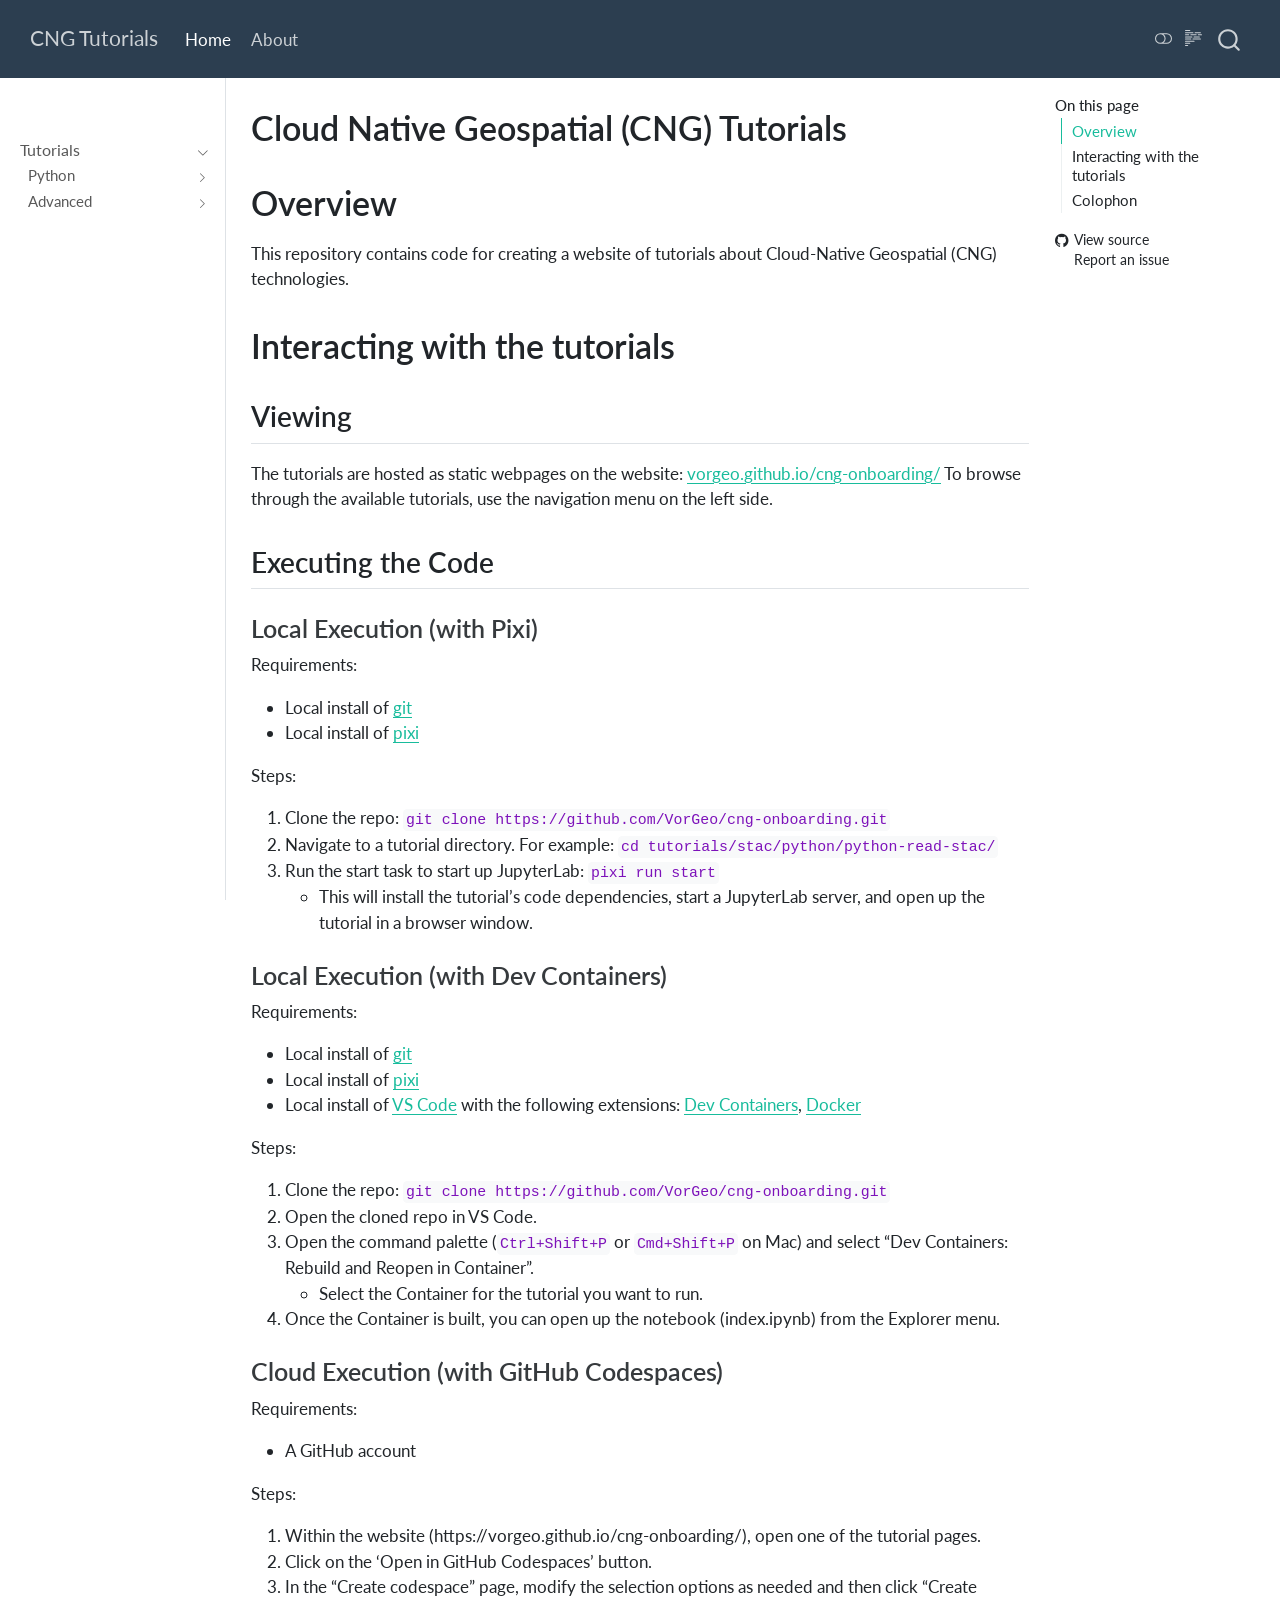
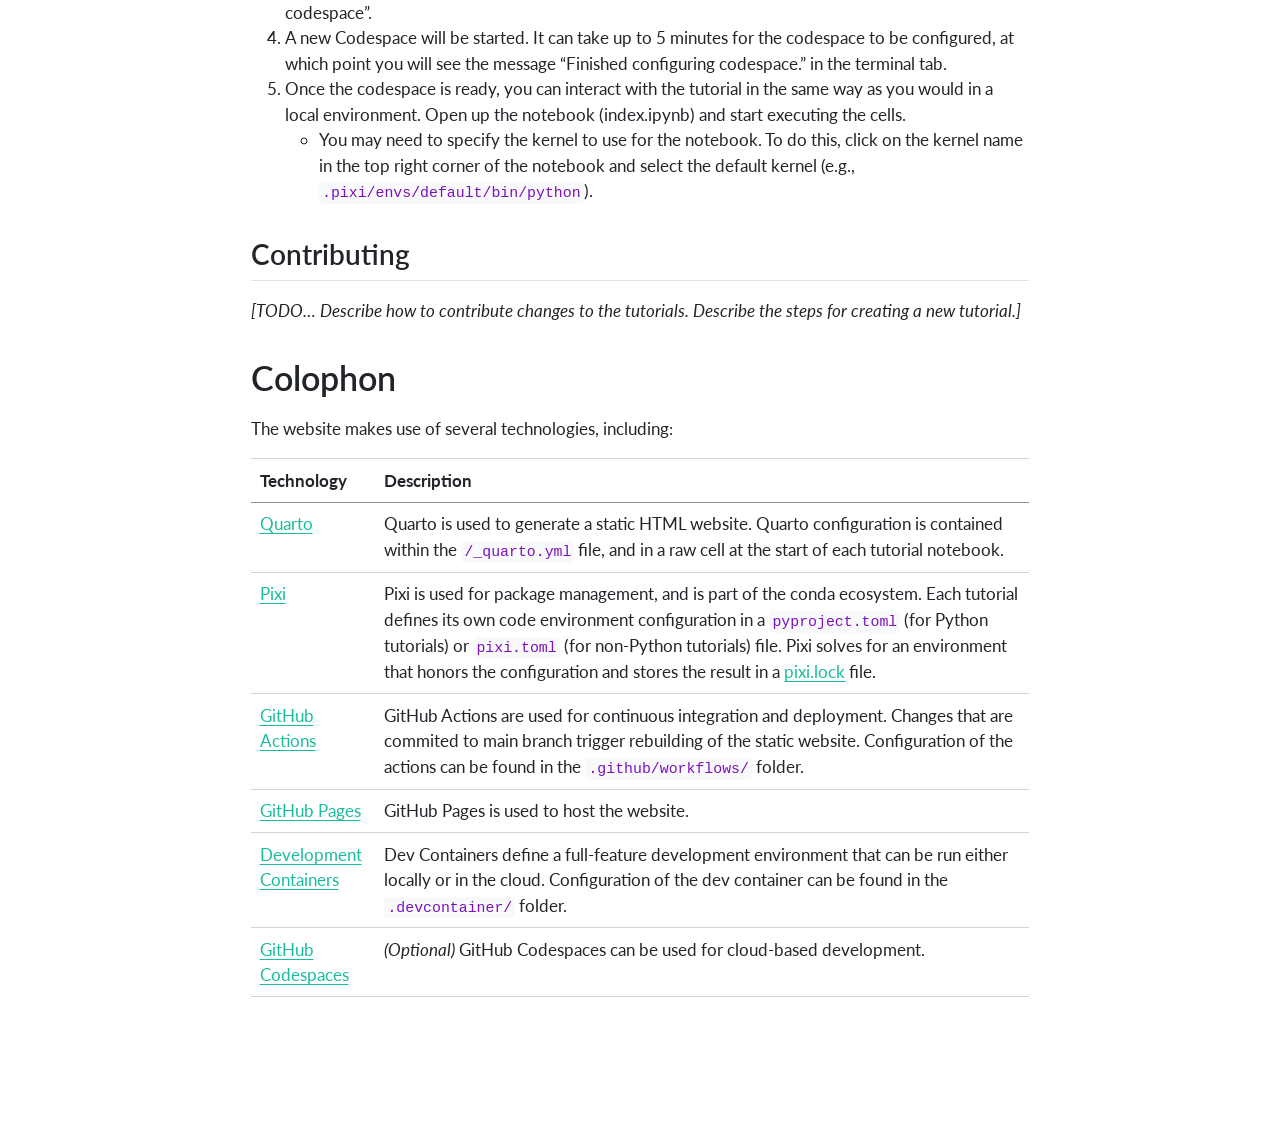
<file: index.html>
<!DOCTYPE html>
<html xmlns="http://www.w3.org/1999/xhtml" lang="en" xml:lang="en"><head>

<meta charset="utf-8">
<meta name="generator" content="quarto-1.6.42">

<meta name="viewport" content="width=device-width, initial-scale=1.0, user-scalable=yes">


<title>Cloud Native Geospatial (CNG) Tutorials – CNG Tutorials</title>
<style>
code{white-space: pre-wrap;}
span.smallcaps{font-variant: small-caps;}
div.columns{display: flex; gap: min(4vw, 1.5em);}
div.column{flex: auto; overflow-x: auto;}
div.hanging-indent{margin-left: 1.5em; text-indent: -1.5em;}
ul.task-list{list-style: none;}
ul.task-list li input[type="checkbox"] {
  width: 0.8em;
  margin: 0 0.8em 0.2em -1em; /* quarto-specific, see https://github.com/quarto-dev/quarto-cli/issues/4556 */ 
  vertical-align: middle;
}
</style>


<script src="site_libs/quarto-nav/quarto-nav.js"></script>
<script src="site_libs/quarto-nav/headroom.min.js"></script>
<script src="site_libs/clipboard/clipboard.min.js"></script>
<script src="site_libs/quarto-search/autocomplete.umd.js"></script>
<script src="site_libs/quarto-search/fuse.min.js"></script>
<script src="site_libs/quarto-search/quarto-search.js"></script>
<meta name="quarto:offset" content="./">
<script src="site_libs/quarto-html/quarto.js"></script>
<script src="site_libs/quarto-html/popper.min.js"></script>
<script src="site_libs/quarto-html/tippy.umd.min.js"></script>
<script src="site_libs/quarto-html/anchor.min.js"></script>
<link href="site_libs/quarto-html/tippy.css" rel="stylesheet">
<link href="site_libs/quarto-html/quarto-syntax-highlighting-2f5df379a58b258e96c21c0638c20c03.css" rel="stylesheet" class="quarto-color-scheme" id="quarto-text-highlighting-styles">
<link href="site_libs/quarto-html/quarto-syntax-highlighting-dark-b53751a350365c71b6c909e95f209ed1.css" rel="prefetch" class="quarto-color-scheme quarto-color-alternate" id="quarto-text-highlighting-styles">
<script src="site_libs/bootstrap/bootstrap.min.js"></script>
<link href="site_libs/bootstrap/bootstrap-icons.css" rel="stylesheet">
<link href="site_libs/bootstrap/bootstrap-f6617b529ac06d890b87abd4dbe46865.min.css" rel="stylesheet" append-hash="true" class="quarto-color-scheme" id="quarto-bootstrap" data-mode="light">
<link href="site_libs/bootstrap/bootstrap-dark-67ce20452c8433991cf1d919a36e1051.min.css" rel="prefetch" append-hash="true" class="quarto-color-scheme quarto-color-alternate" id="quarto-bootstrap" data-mode="dark">
<script id="quarto-search-options" type="application/json">{
  "location": "navbar",
  "copy-button": false,
  "collapse-after": 3,
  "panel-placement": "end",
  "type": "overlay",
  "limit": 50,
  "keyboard-shortcut": [
    "f",
    "/",
    "s"
  ],
  "show-item-context": false,
  "language": {
    "search-no-results-text": "No results",
    "search-matching-documents-text": "matching documents",
    "search-copy-link-title": "Copy link to search",
    "search-hide-matches-text": "Hide additional matches",
    "search-more-match-text": "more match in this document",
    "search-more-matches-text": "more matches in this document",
    "search-clear-button-title": "Clear",
    "search-text-placeholder": "",
    "search-detached-cancel-button-title": "Cancel",
    "search-submit-button-title": "Submit",
    "search-label": "Search"
  }
}</script>


<link rel="stylesheet" href="styles.css">
</head>

<body class="nav-sidebar docked nav-fixed">

<div id="quarto-search-results"></div>
  <header id="quarto-header" class="headroom fixed-top">
    <nav class="navbar navbar-expand-lg " data-bs-theme="dark">
      <div class="navbar-container container-fluid">
      <div class="navbar-brand-container mx-auto">
    <a class="navbar-brand" href="./index.html">
    <span class="navbar-title">CNG Tutorials</span>
    </a>
  </div>
            <div id="quarto-search" class="" title="Search"></div>
          <button class="navbar-toggler" type="button" data-bs-toggle="collapse" data-bs-target="#navbarCollapse" aria-controls="navbarCollapse" role="menu" aria-expanded="false" aria-label="Toggle navigation" onclick="if (window.quartoToggleHeadroom) { window.quartoToggleHeadroom(); }">
  <span class="navbar-toggler-icon"></span>
</button>
          <div class="collapse navbar-collapse" id="navbarCollapse">
            <ul class="navbar-nav navbar-nav-scroll me-auto">
  <li class="nav-item">
    <a class="nav-link active" href="./index.html" aria-current="page"> 
<span class="menu-text">Home</span></a>
  </li>  
  <li class="nav-item">
    <a class="nav-link" href="./about.html"> 
<span class="menu-text">About</span></a>
  </li>  
</ul>
          </div> <!-- /navcollapse -->
            <div class="quarto-navbar-tools">
  <a href="" class="quarto-color-scheme-toggle quarto-navigation-tool  px-1" onclick="window.quartoToggleColorScheme(); return false;" title="Toggle dark mode"><i class="bi"></i></a>
  <a href="" class="quarto-reader-toggle quarto-navigation-tool px-1" onclick="window.quartoToggleReader(); return false;" title="Toggle reader mode">
  <div class="quarto-reader-toggle-btn">
  <i class="bi"></i>
  </div>
</a>
</div>
      </div> <!-- /container-fluid -->
    </nav>
  <nav class="quarto-secondary-nav">
    <div class="container-fluid d-flex">
      <button type="button" class="quarto-btn-toggle btn" data-bs-toggle="collapse" role="button" data-bs-target=".quarto-sidebar-collapse-item" aria-controls="quarto-sidebar" aria-expanded="false" aria-label="Toggle sidebar navigation" onclick="if (window.quartoToggleHeadroom) { window.quartoToggleHeadroom(); }">
        <i class="bi bi-layout-text-sidebar-reverse"></i>
      </button>
        <nav class="quarto-page-breadcrumbs" aria-label="breadcrumb"><ol class="breadcrumb"><li class="breadcrumb-item">Cloud Native Geospatial (CNG) Tutorials</li></ol></nav>
        <a class="flex-grow-1" role="navigation" data-bs-toggle="collapse" data-bs-target=".quarto-sidebar-collapse-item" aria-controls="quarto-sidebar" aria-expanded="false" aria-label="Toggle sidebar navigation" onclick="if (window.quartoToggleHeadroom) { window.quartoToggleHeadroom(); }">      
        </a>
      <button type="button" class="btn quarto-search-button" aria-label="Search" onclick="window.quartoOpenSearch();">
        <i class="bi bi-search"></i>
      </button>
    </div>
  </nav>
</header>
<!-- content -->
<div id="quarto-content" class="quarto-container page-columns page-rows-contents page-layout-article page-navbar">
<!-- sidebar -->
  <nav id="quarto-sidebar" class="sidebar collapse collapse-horizontal quarto-sidebar-collapse-item sidebar-navigation docked overflow-auto">
        <div class="mt-2 flex-shrink-0 align-items-center">
        <div class="sidebar-search">
        <div id="quarto-search" class="" title="Search"></div>
        </div>
        </div>
    <div class="sidebar-menu-container"> 
    <ul class="list-unstyled mt-1">
        <li class="sidebar-item sidebar-item-section">
      <div class="sidebar-item-container"> 
            <a class="sidebar-item-text sidebar-link text-start" data-bs-toggle="collapse" data-bs-target="#" role="navigation" aria-expanded="true">
 <span class="menu-text">Tutorials</span></a>
          <a class="sidebar-item-toggle text-start" data-bs-toggle="collapse" data-bs-target="#" role="navigation" aria-expanded="true" aria-label="Toggle section">
            <i class="bi bi-chevron-right ms-2"></i>
          </a> 
      </div>
      <ul id="" class="collapse list-unstyled sidebar-section depth1 show">  
          <li class="sidebar-item sidebar-item-section">
      <div class="sidebar-item-container"> 
            <a class="sidebar-item-text sidebar-link text-start collapsed" data-bs-toggle="collapse" data-bs-target="#quarto-sidebar-section-1" role="navigation" aria-expanded="false">
 <span class="menu-text">Python</span></a>
          <a class="sidebar-item-toggle text-start collapsed" data-bs-toggle="collapse" data-bs-target="#quarto-sidebar-section-1" role="navigation" aria-expanded="false" aria-label="Toggle section">
            <i class="bi bi-chevron-right ms-2"></i>
          </a> 
      </div>
      <ul id="quarto-sidebar-section-1" class="collapse list-unstyled sidebar-section depth2 ">  
          <li class="sidebar-item">
  <div class="sidebar-item-container"> 
  <a href="./tutorials/stac/python/python-read-stac/" class="sidebar-item-text sidebar-link">
 <span class="menu-text">Read STAC</span></a>
  </div>
</li>
      </ul>
  </li>
          <li class="sidebar-item sidebar-item-section">
      <div class="sidebar-item-container"> 
            <a class="sidebar-item-text sidebar-link text-start collapsed" data-bs-toggle="collapse" data-bs-target="#quarto-sidebar-section-2" role="navigation" aria-expanded="false">
 <span class="menu-text">Advanced</span></a>
          <a class="sidebar-item-toggle text-start collapsed" data-bs-toggle="collapse" data-bs-target="#quarto-sidebar-section-2" role="navigation" aria-expanded="false" aria-label="Toggle section">
            <i class="bi bi-chevron-right ms-2"></i>
          </a> 
      </div>
      <ul id="quarto-sidebar-section-2" class="collapse list-unstyled sidebar-section depth2 ">  
          <li class="sidebar-item">
  <div class="sidebar-item-container"> 
  <a href="./tutorials/stac/e84_aws" class="sidebar-item-text sidebar-link">
 <span class="menu-text">STAC AWS</span></a>
  </div>
</li>
          <li class="sidebar-item">
  <div class="sidebar-item-container"> 
  <a href="./tutorials/stac/mspc_stac" class="sidebar-item-text sidebar-link">
 <span class="menu-text">STAC MSPC</span></a>
  </div>
</li>
      </ul>
  </li>
      </ul>
  </li>
    </ul>
    </div>
</nav>
<div id="quarto-sidebar-glass" class="quarto-sidebar-collapse-item" data-bs-toggle="collapse" data-bs-target=".quarto-sidebar-collapse-item"></div>
<!-- margin-sidebar -->
    <div id="quarto-margin-sidebar" class="sidebar margin-sidebar">
        <nav id="TOC" role="doc-toc" class="toc-active">
    <h2 id="toc-title">On this page</h2>
   
  <ul>
  <li><a href="#overview" id="toc-overview" class="nav-link active" data-scroll-target="#overview">Overview</a></li>
  <li><a href="#interacting-with-the-tutorials" id="toc-interacting-with-the-tutorials" class="nav-link" data-scroll-target="#interacting-with-the-tutorials">Interacting with the tutorials</a>
  <ul class="collapse">
  <li><a href="#viewing" id="toc-viewing" class="nav-link" data-scroll-target="#viewing">Viewing</a></li>
  <li><a href="#executing-the-code" id="toc-executing-the-code" class="nav-link" data-scroll-target="#executing-the-code">Executing the Code</a>
  <ul class="collapse">
  <li><a href="#local-execution-with-pixi" id="toc-local-execution-with-pixi" class="nav-link" data-scroll-target="#local-execution-with-pixi">Local Execution (with Pixi)</a></li>
  <li><a href="#local-execution-with-dev-containers" id="toc-local-execution-with-dev-containers" class="nav-link" data-scroll-target="#local-execution-with-dev-containers">Local Execution (with Dev Containers)</a></li>
  <li><a href="#cloud-execution-with-github-codespaces" id="toc-cloud-execution-with-github-codespaces" class="nav-link" data-scroll-target="#cloud-execution-with-github-codespaces">Cloud Execution (with GitHub Codespaces)</a></li>
  </ul></li>
  <li><a href="#contributing" id="toc-contributing" class="nav-link" data-scroll-target="#contributing">Contributing</a></li>
  </ul></li>
  <li><a href="#colophon" id="toc-colophon" class="nav-link" data-scroll-target="#colophon">Colophon</a></li>
  </ul>
<div class="toc-actions"><ul><li><a href="https://github.com/VorGeo/cng-onboarding/blob/main/index.qmd" class="toc-action"><i class="bi bi-github"></i>View source</a></li><li><a href="https://github.com/VorGeo/cng-onboarding/issues/new" class="toc-action"><i class="bi empty"></i>Report an issue</a></li></ul></div></nav>
    </div>
<!-- main -->
<main class="content" id="quarto-document-content">

<header id="title-block-header" class="quarto-title-block default">
<div class="quarto-title">
<h1 class="title">Cloud Native Geospatial (CNG) Tutorials</h1>
</div>



<div class="quarto-title-meta">

    
  
    
  </div>
  


</header>


<section id="overview" class="level1">
<h1>Overview</h1>
<p>This repository contains code for creating a website of tutorials about Cloud-Native Geospatial (CNG) technologies.</p>
</section>
<section id="interacting-with-the-tutorials" class="level1">
<h1>Interacting with the tutorials</h1>
<section id="viewing" class="level2">
<h2 class="anchored" data-anchor-id="viewing">Viewing</h2>
<p>The tutorials are hosted as static webpages on the website: <a href="https://vorgeo.github.io/cng-onboarding/">vorgeo.github.io/cng-onboarding/</a> To browse through the available tutorials, use the navigation menu on the left side.</p>
</section>
<section id="executing-the-code" class="level2">
<h2 class="anchored" data-anchor-id="executing-the-code">Executing the Code</h2>
<section id="local-execution-with-pixi" class="level3">
<h3 class="anchored" data-anchor-id="local-execution-with-pixi">Local Execution (with Pixi)</h3>
<p>Requirements:</p>
<ul>
<li>Local install of <a href="https://git-scm.com/">git</a></li>
<li>Local install of <a href="https://pixi.sh/">pixi</a></li>
</ul>
<p>Steps:</p>
<ol type="1">
<li>Clone the repo: <code>git clone https://github.com/VorGeo/cng-onboarding.git</code></li>
<li>Navigate to a tutorial directory. For example: <code>cd tutorials/stac/python/python-read-stac/</code></li>
<li>Run the start task to start up JupyterLab: <code>pixi run start</code>
<ul>
<li>This will install the tutorial’s code dependencies, start a JupyterLab server, and open up the tutorial in a browser window.</li>
</ul></li>
</ol>
</section>
<section id="local-execution-with-dev-containers" class="level3">
<h3 class="anchored" data-anchor-id="local-execution-with-dev-containers">Local Execution (with Dev Containers)</h3>
<p>Requirements:</p>
<ul>
<li>Local install of <a href="https://git-scm.com/">git</a></li>
<li>Local install of <a href="https://pixi.sh/">pixi</a></li>
<li>Local install of <a href="https://code.visualstudio.com/">VS Code</a> with the following extensions: <a href="https://marketplace.visualstudio.com/items?itemName=ms-vscode-remote.remote-containers">Dev Containers</a>, <a href="https://marketplace.visualstudio.com/items?itemName=ms-azuretools.vscode-docker">Docker</a></li>
</ul>
<p>Steps:</p>
<ol type="1">
<li>Clone the repo: <code>git clone https://github.com/VorGeo/cng-onboarding.git</code></li>
<li>Open the cloned repo in VS Code.</li>
<li>Open the command palette (<code>Ctrl+Shift+P</code> or <code>Cmd+Shift+P</code> on Mac) and select “Dev Containers: Rebuild and Reopen in Container”.
<ul>
<li>Select the Container for the tutorial you want to run.</li>
</ul></li>
<li>Once the Container is built, you can open up the notebook (index.ipynb) from the Explorer menu.</li>
</ol>
</section>
<section id="cloud-execution-with-github-codespaces" class="level3">
<h3 class="anchored" data-anchor-id="cloud-execution-with-github-codespaces">Cloud Execution (with GitHub Codespaces)</h3>
<p>Requirements:</p>
<ul>
<li>A GitHub account</li>
</ul>
<p>Steps:</p>
<ol type="1">
<li>Within the website (https://vorgeo.github.io/cng-onboarding/), open one of the tutorial pages.</li>
<li>Click on the ‘Open in GitHub Codespaces’ button.</li>
<li>In the “Create codespace” page, modify the selection options as needed and then click “Create codespace”.</li>
<li>A new Codespace will be started. It can take up to 5 minutes for the codespace to be configured, at which point you will see the message “Finished configuring codespace.” in the terminal tab.</li>
<li>Once the codespace is ready, you can interact with the tutorial in the same way as you would in a local environment. Open up the notebook (index.ipynb) and start executing the cells.
<ul>
<li>You may need to specify the kernel to use for the notebook. To do this, click on the kernel name in the top right corner of the notebook and select the default kernel (e.g., <code>.pixi/envs/default/bin/python</code>).</li>
</ul></li>
</ol>
</section>
</section>
<section id="contributing" class="level2">
<h2 class="anchored" data-anchor-id="contributing">Contributing</h2>
<p><em>[TODO… Describe how to contribute changes to the tutorials. Describe the steps for creating a new tutorial.]</em></p>
</section>
</section>
<section id="colophon" class="level1">
<h1>Colophon</h1>
<p>The website makes use of several technologies, including:</p>
<table class="caption-top table">
<thead>
<tr class="header">
<th>Technology</th>
<th>Description</th>
</tr>
</thead>
<tbody>
<tr class="odd">
<td><a href="https://quarto.org/">Quarto</a></td>
<td>Quarto is used to generate a static HTML website. Quarto configuration is contained within the <code>/_quarto.yml</code> file, and in a raw cell at the start of each tutorial notebook.</td>
</tr>
<tr class="even">
<td><a href="https://pixi.sh/">Pixi</a></td>
<td>Pixi is used for package management, and is part of the conda ecosystem. Each tutorial defines its own code environment configuration in a <code>pyproject.toml</code> (for Python tutorials) or <code>pixi.toml</code> (for non-Python tutorials) file. Pixi solves for an environment that honors the configuration and stores the result in a <a href="https://pixi.sh/latest/features/lockfile/">pixi.lock</a> file.</td>
</tr>
<tr class="odd">
<td><a href="https://github.com/features/actions">GitHub Actions</a></td>
<td>GitHub Actions are used for continuous integration and deployment. Changes that are commited to main branch trigger rebuilding of the static website. Configuration of the actions can be found in the <code>.github/workflows/</code> folder.</td>
</tr>
<tr class="even">
<td><a href="https://pages.github.com/">GitHub Pages</a></td>
<td>GitHub Pages is used to host the website.</td>
</tr>
<tr class="odd">
<td><a href="https://containers.dev/">Development Containers</a></td>
<td>Dev Containers define a full-feature development environment that can be run either locally or in the cloud. Configuration of the dev container can be found in the <code>.devcontainer/</code> folder.</td>
</tr>
<tr class="even">
<td><a href="https://github.com/features/codespaces">GitHub Codespaces</a></td>
<td><em>(Optional)</em> GitHub Codespaces can be used for cloud-based development.</td>
</tr>
</tbody>
</table>


</section>

</main> <!-- /main -->
<script id="quarto-html-after-body" type="application/javascript">
window.document.addEventListener("DOMContentLoaded", function (event) {
  const toggleBodyColorMode = (bsSheetEl) => {
    const mode = bsSheetEl.getAttribute("data-mode");
    const bodyEl = window.document.querySelector("body");
    if (mode === "dark") {
      bodyEl.classList.add("quarto-dark");
      bodyEl.classList.remove("quarto-light");
    } else {
      bodyEl.classList.add("quarto-light");
      bodyEl.classList.remove("quarto-dark");
    }
  }
  const toggleBodyColorPrimary = () => {
    const bsSheetEl = window.document.querySelector("link#quarto-bootstrap");
    if (bsSheetEl) {
      toggleBodyColorMode(bsSheetEl);
    }
  }
  toggleBodyColorPrimary();  
  const disableStylesheet = (stylesheets) => {
    for (let i=0; i < stylesheets.length; i++) {
      const stylesheet = stylesheets[i];
      stylesheet.rel = 'prefetch';
    }
  }
  const enableStylesheet = (stylesheets) => {
    for (let i=0; i < stylesheets.length; i++) {
      const stylesheet = stylesheets[i];
      stylesheet.rel = 'stylesheet';
    }
  }
  const manageTransitions = (selector, allowTransitions) => {
    const els = window.document.querySelectorAll(selector);
    for (let i=0; i < els.length; i++) {
      const el = els[i];
      if (allowTransitions) {
        el.classList.remove('notransition');
      } else {
        el.classList.add('notransition');
      }
    }
  }
  const toggleGiscusIfUsed = (isAlternate, darkModeDefault) => {
    const baseTheme = document.querySelector('#giscus-base-theme')?.value ?? 'light';
    const alternateTheme = document.querySelector('#giscus-alt-theme')?.value ?? 'dark';
    let newTheme = '';
    if(darkModeDefault) {
      newTheme = isAlternate ? baseTheme : alternateTheme;
    } else {
      newTheme = isAlternate ? alternateTheme : baseTheme;
    }
    const changeGiscusTheme = () => {
      // From: https://github.com/giscus/giscus/issues/336
      const sendMessage = (message) => {
        const iframe = document.querySelector('iframe.giscus-frame');
        if (!iframe) return;
        iframe.contentWindow.postMessage({ giscus: message }, 'https://giscus.app');
      }
      sendMessage({
        setConfig: {
          theme: newTheme
        }
      });
    }
    const isGiscussLoaded = window.document.querySelector('iframe.giscus-frame') !== null;
    if (isGiscussLoaded) {
      changeGiscusTheme();
    }
  }
  const toggleColorMode = (alternate) => {
    // Switch the stylesheets
    const alternateStylesheets = window.document.querySelectorAll('link.quarto-color-scheme.quarto-color-alternate');
    manageTransitions('#quarto-margin-sidebar .nav-link', false);
    if (alternate) {
      enableStylesheet(alternateStylesheets);
      for (const sheetNode of alternateStylesheets) {
        if (sheetNode.id === "quarto-bootstrap") {
          toggleBodyColorMode(sheetNode);
        }
      }
    } else {
      disableStylesheet(alternateStylesheets);
      toggleBodyColorPrimary();
    }
    manageTransitions('#quarto-margin-sidebar .nav-link', true);
    // Switch the toggles
    const toggles = window.document.querySelectorAll('.quarto-color-scheme-toggle');
    for (let i=0; i < toggles.length; i++) {
      const toggle = toggles[i];
      if (toggle) {
        if (alternate) {
          toggle.classList.add("alternate");     
        } else {
          toggle.classList.remove("alternate");
        }
      }
    }
    // Hack to workaround the fact that safari doesn't
    // properly recolor the scrollbar when toggling (#1455)
    if (navigator.userAgent.indexOf('Safari') > 0 && navigator.userAgent.indexOf('Chrome') == -1) {
      manageTransitions("body", false);
      window.scrollTo(0, 1);
      setTimeout(() => {
        window.scrollTo(0, 0);
        manageTransitions("body", true);
      }, 40);  
    }
  }
  const isFileUrl = () => { 
    return window.location.protocol === 'file:';
  }
  const hasAlternateSentinel = () => {  
    let styleSentinel = getColorSchemeSentinel();
    if (styleSentinel !== null) {
      return styleSentinel === "alternate";
    } else {
      return false;
    }
  }
  const setStyleSentinel = (alternate) => {
    const value = alternate ? "alternate" : "default";
    if (!isFileUrl()) {
      window.localStorage.setItem("quarto-color-scheme", value);
    } else {
      localAlternateSentinel = value;
    }
  }
  const getColorSchemeSentinel = () => {
    if (!isFileUrl()) {
      const storageValue = window.localStorage.getItem("quarto-color-scheme");
      return storageValue != null ? storageValue : localAlternateSentinel;
    } else {
      return localAlternateSentinel;
    }
  }
  const darkModeDefault = false;
  let localAlternateSentinel = darkModeDefault ? 'alternate' : 'default';
  // Dark / light mode switch
  window.quartoToggleColorScheme = () => {
    // Read the current dark / light value 
    let toAlternate = !hasAlternateSentinel();
    toggleColorMode(toAlternate);
    setStyleSentinel(toAlternate);
    toggleGiscusIfUsed(toAlternate, darkModeDefault);
  };
  // Ensure there is a toggle, if there isn't float one in the top right
  if (window.document.querySelector('.quarto-color-scheme-toggle') === null) {
    const a = window.document.createElement('a');
    a.classList.add('top-right');
    a.classList.add('quarto-color-scheme-toggle');
    a.href = "";
    a.onclick = function() { try { window.quartoToggleColorScheme(); } catch {} return false; };
    const i = window.document.createElement("i");
    i.classList.add('bi');
    a.appendChild(i);
    window.document.body.appendChild(a);
  }
  // Switch to dark mode if need be
  if (hasAlternateSentinel()) {
    toggleColorMode(true);
  } else {
    toggleColorMode(false);
  }
  const icon = "";
  const anchorJS = new window.AnchorJS();
  anchorJS.options = {
    placement: 'right',
    icon: icon
  };
  anchorJS.add('.anchored');
  const isCodeAnnotation = (el) => {
    for (const clz of el.classList) {
      if (clz.startsWith('code-annotation-')) {                     
        return true;
      }
    }
    return false;
  }
  const onCopySuccess = function(e) {
    // button target
    const button = e.trigger;
    // don't keep focus
    button.blur();
    // flash "checked"
    button.classList.add('code-copy-button-checked');
    var currentTitle = button.getAttribute("title");
    button.setAttribute("title", "Copied!");
    let tooltip;
    if (window.bootstrap) {
      button.setAttribute("data-bs-toggle", "tooltip");
      button.setAttribute("data-bs-placement", "left");
      button.setAttribute("data-bs-title", "Copied!");
      tooltip = new bootstrap.Tooltip(button, 
        { trigger: "manual", 
          customClass: "code-copy-button-tooltip",
          offset: [0, -8]});
      tooltip.show();    
    }
    setTimeout(function() {
      if (tooltip) {
        tooltip.hide();
        button.removeAttribute("data-bs-title");
        button.removeAttribute("data-bs-toggle");
        button.removeAttribute("data-bs-placement");
      }
      button.setAttribute("title", currentTitle);
      button.classList.remove('code-copy-button-checked');
    }, 1000);
    // clear code selection
    e.clearSelection();
  }
  const getTextToCopy = function(trigger) {
      const codeEl = trigger.previousElementSibling.cloneNode(true);
      for (const childEl of codeEl.children) {
        if (isCodeAnnotation(childEl)) {
          childEl.remove();
        }
      }
      return codeEl.innerText;
  }
  const clipboard = new window.ClipboardJS('.code-copy-button:not([data-in-quarto-modal])', {
    text: getTextToCopy
  });
  clipboard.on('success', onCopySuccess);
  if (window.document.getElementById('quarto-embedded-source-code-modal')) {
    const clipboardModal = new window.ClipboardJS('.code-copy-button[data-in-quarto-modal]', {
      text: getTextToCopy,
      container: window.document.getElementById('quarto-embedded-source-code-modal')
    });
    clipboardModal.on('success', onCopySuccess);
  }
    var localhostRegex = new RegExp(/^(?:http|https):\/\/localhost\:?[0-9]*\//);
    var mailtoRegex = new RegExp(/^mailto:/);
      var filterRegex = new RegExp("https:\/\/VorGeo\.github\.io\/cng-onboarding\/");
    var isInternal = (href) => {
        return filterRegex.test(href) || localhostRegex.test(href) || mailtoRegex.test(href);
    }
    // Inspect non-navigation links and adorn them if external
 	var links = window.document.querySelectorAll('a[href]:not(.nav-link):not(.navbar-brand):not(.toc-action):not(.sidebar-link):not(.sidebar-item-toggle):not(.pagination-link):not(.no-external):not([aria-hidden]):not(.dropdown-item):not(.quarto-navigation-tool):not(.about-link)');
    for (var i=0; i<links.length; i++) {
      const link = links[i];
      if (!isInternal(link.href)) {
        // undo the damage that might have been done by quarto-nav.js in the case of
        // links that we want to consider external
        if (link.dataset.originalHref !== undefined) {
          link.href = link.dataset.originalHref;
        }
      }
    }
  function tippyHover(el, contentFn, onTriggerFn, onUntriggerFn) {
    const config = {
      allowHTML: true,
      maxWidth: 500,
      delay: 100,
      arrow: false,
      appendTo: function(el) {
          return el.parentElement;
      },
      interactive: true,
      interactiveBorder: 10,
      theme: 'quarto',
      placement: 'bottom-start',
    };
    if (contentFn) {
      config.content = contentFn;
    }
    if (onTriggerFn) {
      config.onTrigger = onTriggerFn;
    }
    if (onUntriggerFn) {
      config.onUntrigger = onUntriggerFn;
    }
    window.tippy(el, config); 
  }
  const noterefs = window.document.querySelectorAll('a[role="doc-noteref"]');
  for (var i=0; i<noterefs.length; i++) {
    const ref = noterefs[i];
    tippyHover(ref, function() {
      // use id or data attribute instead here
      let href = ref.getAttribute('data-footnote-href') || ref.getAttribute('href');
      try { href = new URL(href).hash; } catch {}
      const id = href.replace(/^#\/?/, "");
      const note = window.document.getElementById(id);
      if (note) {
        return note.innerHTML;
      } else {
        return "";
      }
    });
  }
  const xrefs = window.document.querySelectorAll('a.quarto-xref');
  const processXRef = (id, note) => {
    // Strip column container classes
    const stripColumnClz = (el) => {
      el.classList.remove("page-full", "page-columns");
      if (el.children) {
        for (const child of el.children) {
          stripColumnClz(child);
        }
      }
    }
    stripColumnClz(note)
    if (id === null || id.startsWith('sec-')) {
      // Special case sections, only their first couple elements
      const container = document.createElement("div");
      if (note.children && note.children.length > 2) {
        container.appendChild(note.children[0].cloneNode(true));
        for (let i = 1; i < note.children.length; i++) {
          const child = note.children[i];
          if (child.tagName === "P" && child.innerText === "") {
            continue;
          } else {
            container.appendChild(child.cloneNode(true));
            break;
          }
        }
        if (window.Quarto?.typesetMath) {
          window.Quarto.typesetMath(container);
        }
        return container.innerHTML
      } else {
        if (window.Quarto?.typesetMath) {
          window.Quarto.typesetMath(note);
        }
        return note.innerHTML;
      }
    } else {
      // Remove any anchor links if they are present
      const anchorLink = note.querySelector('a.anchorjs-link');
      if (anchorLink) {
        anchorLink.remove();
      }
      if (window.Quarto?.typesetMath) {
        window.Quarto.typesetMath(note);
      }
      if (note.classList.contains("callout")) {
        return note.outerHTML;
      } else {
        return note.innerHTML;
      }
    }
  }
  for (var i=0; i<xrefs.length; i++) {
    const xref = xrefs[i];
    tippyHover(xref, undefined, function(instance) {
      instance.disable();
      let url = xref.getAttribute('href');
      let hash = undefined; 
      if (url.startsWith('#')) {
        hash = url;
      } else {
        try { hash = new URL(url).hash; } catch {}
      }
      if (hash) {
        const id = hash.replace(/^#\/?/, "");
        const note = window.document.getElementById(id);
        if (note !== null) {
          try {
            const html = processXRef(id, note.cloneNode(true));
            instance.setContent(html);
          } finally {
            instance.enable();
            instance.show();
          }
        } else {
          // See if we can fetch this
          fetch(url.split('#')[0])
          .then(res => res.text())
          .then(html => {
            const parser = new DOMParser();
            const htmlDoc = parser.parseFromString(html, "text/html");
            const note = htmlDoc.getElementById(id);
            if (note !== null) {
              const html = processXRef(id, note);
              instance.setContent(html);
            } 
          }).finally(() => {
            instance.enable();
            instance.show();
          });
        }
      } else {
        // See if we can fetch a full url (with no hash to target)
        // This is a special case and we should probably do some content thinning / targeting
        fetch(url)
        .then(res => res.text())
        .then(html => {
          const parser = new DOMParser();
          const htmlDoc = parser.parseFromString(html, "text/html");
          const note = htmlDoc.querySelector('main.content');
          if (note !== null) {
            // This should only happen for chapter cross references
            // (since there is no id in the URL)
            // remove the first header
            if (note.children.length > 0 && note.children[0].tagName === "HEADER") {
              note.children[0].remove();
            }
            const html = processXRef(null, note);
            instance.setContent(html);
          } 
        }).finally(() => {
          instance.enable();
          instance.show();
        });
      }
    }, function(instance) {
    });
  }
      let selectedAnnoteEl;
      const selectorForAnnotation = ( cell, annotation) => {
        let cellAttr = 'data-code-cell="' + cell + '"';
        let lineAttr = 'data-code-annotation="' +  annotation + '"';
        const selector = 'span[' + cellAttr + '][' + lineAttr + ']';
        return selector;
      }
      const selectCodeLines = (annoteEl) => {
        const doc = window.document;
        const targetCell = annoteEl.getAttribute("data-target-cell");
        const targetAnnotation = annoteEl.getAttribute("data-target-annotation");
        const annoteSpan = window.document.querySelector(selectorForAnnotation(targetCell, targetAnnotation));
        const lines = annoteSpan.getAttribute("data-code-lines").split(",");
        const lineIds = lines.map((line) => {
          return targetCell + "-" + line;
        })
        let top = null;
        let height = null;
        let parent = null;
        if (lineIds.length > 0) {
            //compute the position of the single el (top and bottom and make a div)
            const el = window.document.getElementById(lineIds[0]);
            top = el.offsetTop;
            height = el.offsetHeight;
            parent = el.parentElement.parentElement;
          if (lineIds.length > 1) {
            const lastEl = window.document.getElementById(lineIds[lineIds.length - 1]);
            const bottom = lastEl.offsetTop + lastEl.offsetHeight;
            height = bottom - top;
          }
          if (top !== null && height !== null && parent !== null) {
            // cook up a div (if necessary) and position it 
            let div = window.document.getElementById("code-annotation-line-highlight");
            if (div === null) {
              div = window.document.createElement("div");
              div.setAttribute("id", "code-annotation-line-highlight");
              div.style.position = 'absolute';
              parent.appendChild(div);
            }
            div.style.top = top - 2 + "px";
            div.style.height = height + 4 + "px";
            div.style.left = 0;
            let gutterDiv = window.document.getElementById("code-annotation-line-highlight-gutter");
            if (gutterDiv === null) {
              gutterDiv = window.document.createElement("div");
              gutterDiv.setAttribute("id", "code-annotation-line-highlight-gutter");
              gutterDiv.style.position = 'absolute';
              const codeCell = window.document.getElementById(targetCell);
              const gutter = codeCell.querySelector('.code-annotation-gutter');
              gutter.appendChild(gutterDiv);
            }
            gutterDiv.style.top = top - 2 + "px";
            gutterDiv.style.height = height + 4 + "px";
          }
          selectedAnnoteEl = annoteEl;
        }
      };
      const unselectCodeLines = () => {
        const elementsIds = ["code-annotation-line-highlight", "code-annotation-line-highlight-gutter"];
        elementsIds.forEach((elId) => {
          const div = window.document.getElementById(elId);
          if (div) {
            div.remove();
          }
        });
        selectedAnnoteEl = undefined;
      };
        // Handle positioning of the toggle
    window.addEventListener(
      "resize",
      throttle(() => {
        elRect = undefined;
        if (selectedAnnoteEl) {
          selectCodeLines(selectedAnnoteEl);
        }
      }, 10)
    );
    function throttle(fn, ms) {
    let throttle = false;
    let timer;
      return (...args) => {
        if(!throttle) { // first call gets through
            fn.apply(this, args);
            throttle = true;
        } else { // all the others get throttled
            if(timer) clearTimeout(timer); // cancel #2
            timer = setTimeout(() => {
              fn.apply(this, args);
              timer = throttle = false;
            }, ms);
        }
      };
    }
      // Attach click handler to the DT
      const annoteDls = window.document.querySelectorAll('dt[data-target-cell]');
      for (const annoteDlNode of annoteDls) {
        annoteDlNode.addEventListener('click', (event) => {
          const clickedEl = event.target;
          if (clickedEl !== selectedAnnoteEl) {
            unselectCodeLines();
            const activeEl = window.document.querySelector('dt[data-target-cell].code-annotation-active');
            if (activeEl) {
              activeEl.classList.remove('code-annotation-active');
            }
            selectCodeLines(clickedEl);
            clickedEl.classList.add('code-annotation-active');
          } else {
            // Unselect the line
            unselectCodeLines();
            clickedEl.classList.remove('code-annotation-active');
          }
        });
      }
  const findCites = (el) => {
    const parentEl = el.parentElement;
    if (parentEl) {
      const cites = parentEl.dataset.cites;
      if (cites) {
        return {
          el,
          cites: cites.split(' ')
        };
      } else {
        return findCites(el.parentElement)
      }
    } else {
      return undefined;
    }
  };
  var bibliorefs = window.document.querySelectorAll('a[role="doc-biblioref"]');
  for (var i=0; i<bibliorefs.length; i++) {
    const ref = bibliorefs[i];
    const citeInfo = findCites(ref);
    if (citeInfo) {
      tippyHover(citeInfo.el, function() {
        var popup = window.document.createElement('div');
        citeInfo.cites.forEach(function(cite) {
          var citeDiv = window.document.createElement('div');
          citeDiv.classList.add('hanging-indent');
          citeDiv.classList.add('csl-entry');
          var biblioDiv = window.document.getElementById('ref-' + cite);
          if (biblioDiv) {
            citeDiv.innerHTML = biblioDiv.innerHTML;
          }
          popup.appendChild(citeDiv);
        });
        return popup.innerHTML;
      });
    }
  }
});
</script>
</div> <!-- /content -->




<footer class="footer"><div class="nav-footer"><div class="nav-footer-center"><div class="toc-actions d-sm-block d-md-none"><ul><li><a href="https://github.com/VorGeo/cng-onboarding/blob/main/index.qmd" class="toc-action"><i class="bi bi-github"></i>View source</a></li><li><a href="https://github.com/VorGeo/cng-onboarding/issues/new" class="toc-action"><i class="bi empty"></i>Report an issue</a></li></ul></div></div></div></footer></body></html>
</file>
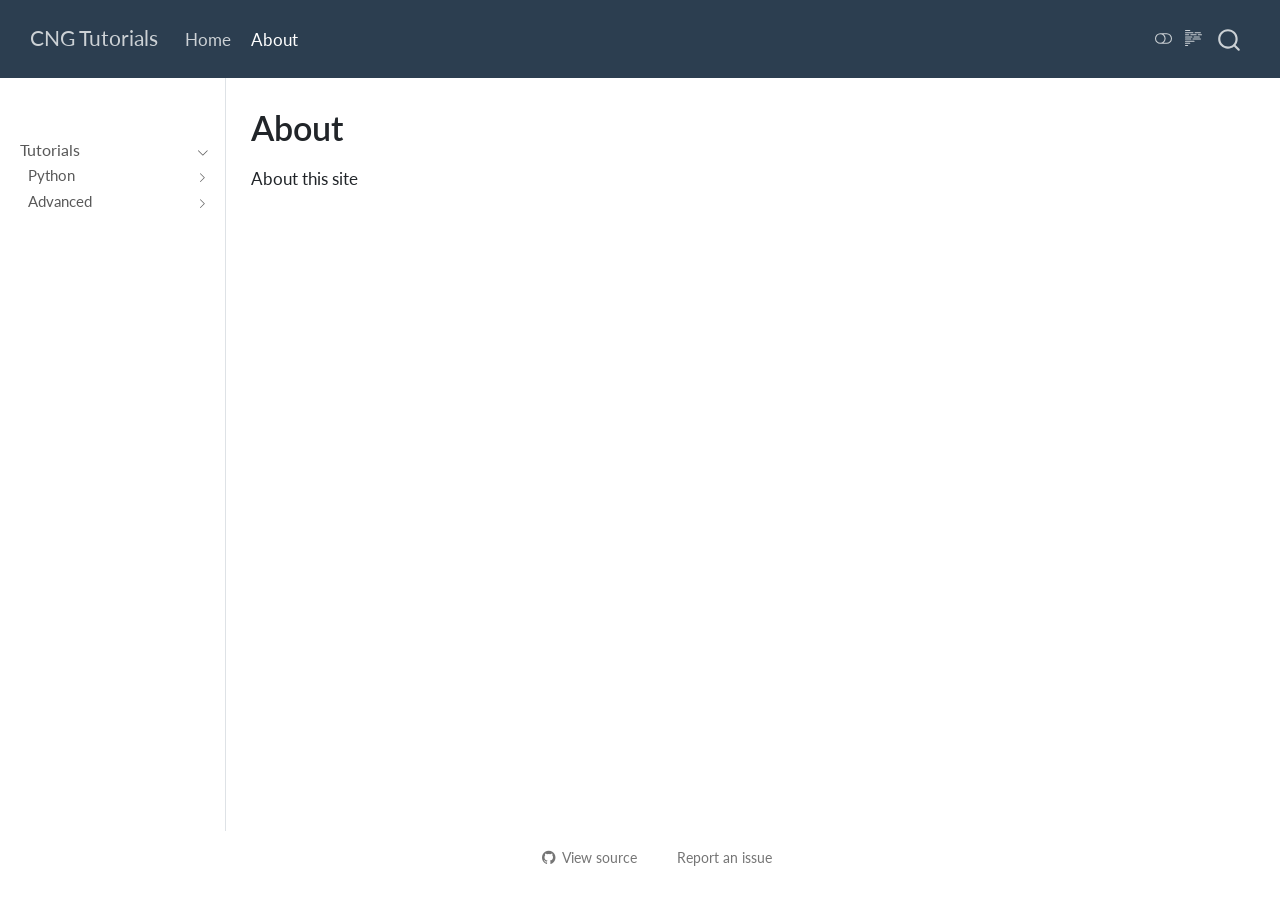
<file: about.html>
<!DOCTYPE html>
<html xmlns="http://www.w3.org/1999/xhtml" lang="en" xml:lang="en"><head>

<meta charset="utf-8">
<meta name="generator" content="quarto-1.6.42">

<meta name="viewport" content="width=device-width, initial-scale=1.0, user-scalable=yes">


<title>About – CNG Tutorials</title>
<style>
code{white-space: pre-wrap;}
span.smallcaps{font-variant: small-caps;}
div.columns{display: flex; gap: min(4vw, 1.5em);}
div.column{flex: auto; overflow-x: auto;}
div.hanging-indent{margin-left: 1.5em; text-indent: -1.5em;}
ul.task-list{list-style: none;}
ul.task-list li input[type="checkbox"] {
  width: 0.8em;
  margin: 0 0.8em 0.2em -1em; /* quarto-specific, see https://github.com/quarto-dev/quarto-cli/issues/4556 */ 
  vertical-align: middle;
}
</style>


<script src="site_libs/quarto-nav/quarto-nav.js"></script>
<script src="site_libs/quarto-nav/headroom.min.js"></script>
<script src="site_libs/clipboard/clipboard.min.js"></script>
<script src="site_libs/quarto-search/autocomplete.umd.js"></script>
<script src="site_libs/quarto-search/fuse.min.js"></script>
<script src="site_libs/quarto-search/quarto-search.js"></script>
<meta name="quarto:offset" content="./">
<script src="site_libs/quarto-html/quarto.js"></script>
<script src="site_libs/quarto-html/popper.min.js"></script>
<script src="site_libs/quarto-html/tippy.umd.min.js"></script>
<script src="site_libs/quarto-html/anchor.min.js"></script>
<link href="site_libs/quarto-html/tippy.css" rel="stylesheet">
<link href="site_libs/quarto-html/quarto-syntax-highlighting-2f5df379a58b258e96c21c0638c20c03.css" rel="stylesheet" class="quarto-color-scheme" id="quarto-text-highlighting-styles">
<link href="site_libs/quarto-html/quarto-syntax-highlighting-dark-b53751a350365c71b6c909e95f209ed1.css" rel="prefetch" class="quarto-color-scheme quarto-color-alternate" id="quarto-text-highlighting-styles">
<script src="site_libs/bootstrap/bootstrap.min.js"></script>
<link href="site_libs/bootstrap/bootstrap-icons.css" rel="stylesheet">
<link href="site_libs/bootstrap/bootstrap-f6617b529ac06d890b87abd4dbe46865.min.css" rel="stylesheet" append-hash="true" class="quarto-color-scheme" id="quarto-bootstrap" data-mode="light">
<link href="site_libs/bootstrap/bootstrap-dark-67ce20452c8433991cf1d919a36e1051.min.css" rel="prefetch" append-hash="true" class="quarto-color-scheme quarto-color-alternate" id="quarto-bootstrap" data-mode="dark">
<script id="quarto-search-options" type="application/json">{
  "location": "navbar",
  "copy-button": false,
  "collapse-after": 3,
  "panel-placement": "end",
  "type": "overlay",
  "limit": 50,
  "keyboard-shortcut": [
    "f",
    "/",
    "s"
  ],
  "show-item-context": false,
  "language": {
    "search-no-results-text": "No results",
    "search-matching-documents-text": "matching documents",
    "search-copy-link-title": "Copy link to search",
    "search-hide-matches-text": "Hide additional matches",
    "search-more-match-text": "more match in this document",
    "search-more-matches-text": "more matches in this document",
    "search-clear-button-title": "Clear",
    "search-text-placeholder": "",
    "search-detached-cancel-button-title": "Cancel",
    "search-submit-button-title": "Submit",
    "search-label": "Search"
  }
}</script>


<link rel="stylesheet" href="styles.css">
</head>

<body class="nav-sidebar docked nav-fixed">

<div id="quarto-search-results"></div>
  <header id="quarto-header" class="headroom fixed-top">
    <nav class="navbar navbar-expand-lg " data-bs-theme="dark">
      <div class="navbar-container container-fluid">
      <div class="navbar-brand-container mx-auto">
    <a class="navbar-brand" href="./index.html">
    <span class="navbar-title">CNG Tutorials</span>
    </a>
  </div>
            <div id="quarto-search" class="" title="Search"></div>
          <button class="navbar-toggler" type="button" data-bs-toggle="collapse" data-bs-target="#navbarCollapse" aria-controls="navbarCollapse" role="menu" aria-expanded="false" aria-label="Toggle navigation" onclick="if (window.quartoToggleHeadroom) { window.quartoToggleHeadroom(); }">
  <span class="navbar-toggler-icon"></span>
</button>
          <div class="collapse navbar-collapse" id="navbarCollapse">
            <ul class="navbar-nav navbar-nav-scroll me-auto">
  <li class="nav-item">
    <a class="nav-link" href="./index.html"> 
<span class="menu-text">Home</span></a>
  </li>  
  <li class="nav-item">
    <a class="nav-link active" href="./about.html" aria-current="page"> 
<span class="menu-text">About</span></a>
  </li>  
</ul>
          </div> <!-- /navcollapse -->
            <div class="quarto-navbar-tools">
  <a href="" class="quarto-color-scheme-toggle quarto-navigation-tool  px-1" onclick="window.quartoToggleColorScheme(); return false;" title="Toggle dark mode"><i class="bi"></i></a>
  <a href="" class="quarto-reader-toggle quarto-navigation-tool px-1" onclick="window.quartoToggleReader(); return false;" title="Toggle reader mode">
  <div class="quarto-reader-toggle-btn">
  <i class="bi"></i>
  </div>
</a>
</div>
      </div> <!-- /container-fluid -->
    </nav>
  <nav class="quarto-secondary-nav">
    <div class="container-fluid d-flex">
      <button type="button" class="quarto-btn-toggle btn" data-bs-toggle="collapse" role="button" data-bs-target=".quarto-sidebar-collapse-item" aria-controls="quarto-sidebar" aria-expanded="false" aria-label="Toggle sidebar navigation" onclick="if (window.quartoToggleHeadroom) { window.quartoToggleHeadroom(); }">
        <i class="bi bi-layout-text-sidebar-reverse"></i>
      </button>
        <nav class="quarto-page-breadcrumbs" aria-label="breadcrumb"><ol class="breadcrumb"><li class="breadcrumb-item">About</li></ol></nav>
        <a class="flex-grow-1" role="navigation" data-bs-toggle="collapse" data-bs-target=".quarto-sidebar-collapse-item" aria-controls="quarto-sidebar" aria-expanded="false" aria-label="Toggle sidebar navigation" onclick="if (window.quartoToggleHeadroom) { window.quartoToggleHeadroom(); }">      
        </a>
      <button type="button" class="btn quarto-search-button" aria-label="Search" onclick="window.quartoOpenSearch();">
        <i class="bi bi-search"></i>
      </button>
    </div>
  </nav>
</header>
<!-- content -->
<div id="quarto-content" class="quarto-container page-columns page-rows-contents page-layout-article page-navbar">
<!-- sidebar -->
  <nav id="quarto-sidebar" class="sidebar collapse collapse-horizontal quarto-sidebar-collapse-item sidebar-navigation docked overflow-auto">
        <div class="mt-2 flex-shrink-0 align-items-center">
        <div class="sidebar-search">
        <div id="quarto-search" class="" title="Search"></div>
        </div>
        </div>
    <div class="sidebar-menu-container"> 
    <ul class="list-unstyled mt-1">
        <li class="sidebar-item sidebar-item-section">
      <div class="sidebar-item-container"> 
            <a class="sidebar-item-text sidebar-link text-start" data-bs-toggle="collapse" data-bs-target="#" role="navigation" aria-expanded="true">
 <span class="menu-text">Tutorials</span></a>
          <a class="sidebar-item-toggle text-start" data-bs-toggle="collapse" data-bs-target="#" role="navigation" aria-expanded="true" aria-label="Toggle section">
            <i class="bi bi-chevron-right ms-2"></i>
          </a> 
      </div>
      <ul id="" class="collapse list-unstyled sidebar-section depth1 show">  
          <li class="sidebar-item sidebar-item-section">
      <div class="sidebar-item-container"> 
            <a class="sidebar-item-text sidebar-link text-start collapsed" data-bs-toggle="collapse" data-bs-target="#quarto-sidebar-section-1" role="navigation" aria-expanded="false">
 <span class="menu-text">Python</span></a>
          <a class="sidebar-item-toggle text-start collapsed" data-bs-toggle="collapse" data-bs-target="#quarto-sidebar-section-1" role="navigation" aria-expanded="false" aria-label="Toggle section">
            <i class="bi bi-chevron-right ms-2"></i>
          </a> 
      </div>
      <ul id="quarto-sidebar-section-1" class="collapse list-unstyled sidebar-section depth2 ">  
          <li class="sidebar-item">
  <div class="sidebar-item-container"> 
  <a href="./tutorials/stac/python/python-read-stac/" class="sidebar-item-text sidebar-link">
 <span class="menu-text">Read STAC</span></a>
  </div>
</li>
      </ul>
  </li>
          <li class="sidebar-item sidebar-item-section">
      <div class="sidebar-item-container"> 
            <a class="sidebar-item-text sidebar-link text-start collapsed" data-bs-toggle="collapse" data-bs-target="#quarto-sidebar-section-2" role="navigation" aria-expanded="false">
 <span class="menu-text">Advanced</span></a>
          <a class="sidebar-item-toggle text-start collapsed" data-bs-toggle="collapse" data-bs-target="#quarto-sidebar-section-2" role="navigation" aria-expanded="false" aria-label="Toggle section">
            <i class="bi bi-chevron-right ms-2"></i>
          </a> 
      </div>
      <ul id="quarto-sidebar-section-2" class="collapse list-unstyled sidebar-section depth2 ">  
          <li class="sidebar-item">
  <div class="sidebar-item-container"> 
  <a href="./tutorials/stac/e84_aws" class="sidebar-item-text sidebar-link">
 <span class="menu-text">STAC AWS</span></a>
  </div>
</li>
          <li class="sidebar-item">
  <div class="sidebar-item-container"> 
  <a href="./tutorials/stac/mspc_stac" class="sidebar-item-text sidebar-link">
 <span class="menu-text">STAC MSPC</span></a>
  </div>
</li>
      </ul>
  </li>
      </ul>
  </li>
    </ul>
    </div>
</nav>
<div id="quarto-sidebar-glass" class="quarto-sidebar-collapse-item" data-bs-toggle="collapse" data-bs-target=".quarto-sidebar-collapse-item"></div>
<!-- margin-sidebar -->
    <div id="quarto-margin-sidebar" class="sidebar margin-sidebar zindex-bottom">
        
    </div>
<!-- main -->
<main class="content" id="quarto-document-content">

<header id="title-block-header" class="quarto-title-block default">
<div class="quarto-title">
<h1 class="title">About</h1>
</div>



<div class="quarto-title-meta">

    
  
    
  </div>
  


</header>


<p>About this site</p>



</main> <!-- /main -->
<script id="quarto-html-after-body" type="application/javascript">
window.document.addEventListener("DOMContentLoaded", function (event) {
  const toggleBodyColorMode = (bsSheetEl) => {
    const mode = bsSheetEl.getAttribute("data-mode");
    const bodyEl = window.document.querySelector("body");
    if (mode === "dark") {
      bodyEl.classList.add("quarto-dark");
      bodyEl.classList.remove("quarto-light");
    } else {
      bodyEl.classList.add("quarto-light");
      bodyEl.classList.remove("quarto-dark");
    }
  }
  const toggleBodyColorPrimary = () => {
    const bsSheetEl = window.document.querySelector("link#quarto-bootstrap");
    if (bsSheetEl) {
      toggleBodyColorMode(bsSheetEl);
    }
  }
  toggleBodyColorPrimary();  
  const disableStylesheet = (stylesheets) => {
    for (let i=0; i < stylesheets.length; i++) {
      const stylesheet = stylesheets[i];
      stylesheet.rel = 'prefetch';
    }
  }
  const enableStylesheet = (stylesheets) => {
    for (let i=0; i < stylesheets.length; i++) {
      const stylesheet = stylesheets[i];
      stylesheet.rel = 'stylesheet';
    }
  }
  const manageTransitions = (selector, allowTransitions) => {
    const els = window.document.querySelectorAll(selector);
    for (let i=0; i < els.length; i++) {
      const el = els[i];
      if (allowTransitions) {
        el.classList.remove('notransition');
      } else {
        el.classList.add('notransition');
      }
    }
  }
  const toggleGiscusIfUsed = (isAlternate, darkModeDefault) => {
    const baseTheme = document.querySelector('#giscus-base-theme')?.value ?? 'light';
    const alternateTheme = document.querySelector('#giscus-alt-theme')?.value ?? 'dark';
    let newTheme = '';
    if(darkModeDefault) {
      newTheme = isAlternate ? baseTheme : alternateTheme;
    } else {
      newTheme = isAlternate ? alternateTheme : baseTheme;
    }
    const changeGiscusTheme = () => {
      // From: https://github.com/giscus/giscus/issues/336
      const sendMessage = (message) => {
        const iframe = document.querySelector('iframe.giscus-frame');
        if (!iframe) return;
        iframe.contentWindow.postMessage({ giscus: message }, 'https://giscus.app');
      }
      sendMessage({
        setConfig: {
          theme: newTheme
        }
      });
    }
    const isGiscussLoaded = window.document.querySelector('iframe.giscus-frame') !== null;
    if (isGiscussLoaded) {
      changeGiscusTheme();
    }
  }
  const toggleColorMode = (alternate) => {
    // Switch the stylesheets
    const alternateStylesheets = window.document.querySelectorAll('link.quarto-color-scheme.quarto-color-alternate');
    manageTransitions('#quarto-margin-sidebar .nav-link', false);
    if (alternate) {
      enableStylesheet(alternateStylesheets);
      for (const sheetNode of alternateStylesheets) {
        if (sheetNode.id === "quarto-bootstrap") {
          toggleBodyColorMode(sheetNode);
        }
      }
    } else {
      disableStylesheet(alternateStylesheets);
      toggleBodyColorPrimary();
    }
    manageTransitions('#quarto-margin-sidebar .nav-link', true);
    // Switch the toggles
    const toggles = window.document.querySelectorAll('.quarto-color-scheme-toggle');
    for (let i=0; i < toggles.length; i++) {
      const toggle = toggles[i];
      if (toggle) {
        if (alternate) {
          toggle.classList.add("alternate");     
        } else {
          toggle.classList.remove("alternate");
        }
      }
    }
    // Hack to workaround the fact that safari doesn't
    // properly recolor the scrollbar when toggling (#1455)
    if (navigator.userAgent.indexOf('Safari') > 0 && navigator.userAgent.indexOf('Chrome') == -1) {
      manageTransitions("body", false);
      window.scrollTo(0, 1);
      setTimeout(() => {
        window.scrollTo(0, 0);
        manageTransitions("body", true);
      }, 40);  
    }
  }
  const isFileUrl = () => { 
    return window.location.protocol === 'file:';
  }
  const hasAlternateSentinel = () => {  
    let styleSentinel = getColorSchemeSentinel();
    if (styleSentinel !== null) {
      return styleSentinel === "alternate";
    } else {
      return false;
    }
  }
  const setStyleSentinel = (alternate) => {
    const value = alternate ? "alternate" : "default";
    if (!isFileUrl()) {
      window.localStorage.setItem("quarto-color-scheme", value);
    } else {
      localAlternateSentinel = value;
    }
  }
  const getColorSchemeSentinel = () => {
    if (!isFileUrl()) {
      const storageValue = window.localStorage.getItem("quarto-color-scheme");
      return storageValue != null ? storageValue : localAlternateSentinel;
    } else {
      return localAlternateSentinel;
    }
  }
  const darkModeDefault = false;
  let localAlternateSentinel = darkModeDefault ? 'alternate' : 'default';
  // Dark / light mode switch
  window.quartoToggleColorScheme = () => {
    // Read the current dark / light value 
    let toAlternate = !hasAlternateSentinel();
    toggleColorMode(toAlternate);
    setStyleSentinel(toAlternate);
    toggleGiscusIfUsed(toAlternate, darkModeDefault);
  };
  // Ensure there is a toggle, if there isn't float one in the top right
  if (window.document.querySelector('.quarto-color-scheme-toggle') === null) {
    const a = window.document.createElement('a');
    a.classList.add('top-right');
    a.classList.add('quarto-color-scheme-toggle');
    a.href = "";
    a.onclick = function() { try { window.quartoToggleColorScheme(); } catch {} return false; };
    const i = window.document.createElement("i");
    i.classList.add('bi');
    a.appendChild(i);
    window.document.body.appendChild(a);
  }
  // Switch to dark mode if need be
  if (hasAlternateSentinel()) {
    toggleColorMode(true);
  } else {
    toggleColorMode(false);
  }
  const icon = "";
  const anchorJS = new window.AnchorJS();
  anchorJS.options = {
    placement: 'right',
    icon: icon
  };
  anchorJS.add('.anchored');
  const isCodeAnnotation = (el) => {
    for (const clz of el.classList) {
      if (clz.startsWith('code-annotation-')) {                     
        return true;
      }
    }
    return false;
  }
  const onCopySuccess = function(e) {
    // button target
    const button = e.trigger;
    // don't keep focus
    button.blur();
    // flash "checked"
    button.classList.add('code-copy-button-checked');
    var currentTitle = button.getAttribute("title");
    button.setAttribute("title", "Copied!");
    let tooltip;
    if (window.bootstrap) {
      button.setAttribute("data-bs-toggle", "tooltip");
      button.setAttribute("data-bs-placement", "left");
      button.setAttribute("data-bs-title", "Copied!");
      tooltip = new bootstrap.Tooltip(button, 
        { trigger: "manual", 
          customClass: "code-copy-button-tooltip",
          offset: [0, -8]});
      tooltip.show();    
    }
    setTimeout(function() {
      if (tooltip) {
        tooltip.hide();
        button.removeAttribute("data-bs-title");
        button.removeAttribute("data-bs-toggle");
        button.removeAttribute("data-bs-placement");
      }
      button.setAttribute("title", currentTitle);
      button.classList.remove('code-copy-button-checked');
    }, 1000);
    // clear code selection
    e.clearSelection();
  }
  const getTextToCopy = function(trigger) {
      const codeEl = trigger.previousElementSibling.cloneNode(true);
      for (const childEl of codeEl.children) {
        if (isCodeAnnotation(childEl)) {
          childEl.remove();
        }
      }
      return codeEl.innerText;
  }
  const clipboard = new window.ClipboardJS('.code-copy-button:not([data-in-quarto-modal])', {
    text: getTextToCopy
  });
  clipboard.on('success', onCopySuccess);
  if (window.document.getElementById('quarto-embedded-source-code-modal')) {
    const clipboardModal = new window.ClipboardJS('.code-copy-button[data-in-quarto-modal]', {
      text: getTextToCopy,
      container: window.document.getElementById('quarto-embedded-source-code-modal')
    });
    clipboardModal.on('success', onCopySuccess);
  }
    var localhostRegex = new RegExp(/^(?:http|https):\/\/localhost\:?[0-9]*\//);
    var mailtoRegex = new RegExp(/^mailto:/);
      var filterRegex = new RegExp("https:\/\/VorGeo\.github\.io\/cng-onboarding\/");
    var isInternal = (href) => {
        return filterRegex.test(href) || localhostRegex.test(href) || mailtoRegex.test(href);
    }
    // Inspect non-navigation links and adorn them if external
 	var links = window.document.querySelectorAll('a[href]:not(.nav-link):not(.navbar-brand):not(.toc-action):not(.sidebar-link):not(.sidebar-item-toggle):not(.pagination-link):not(.no-external):not([aria-hidden]):not(.dropdown-item):not(.quarto-navigation-tool):not(.about-link)');
    for (var i=0; i<links.length; i++) {
      const link = links[i];
      if (!isInternal(link.href)) {
        // undo the damage that might have been done by quarto-nav.js in the case of
        // links that we want to consider external
        if (link.dataset.originalHref !== undefined) {
          link.href = link.dataset.originalHref;
        }
      }
    }
  function tippyHover(el, contentFn, onTriggerFn, onUntriggerFn) {
    const config = {
      allowHTML: true,
      maxWidth: 500,
      delay: 100,
      arrow: false,
      appendTo: function(el) {
          return el.parentElement;
      },
      interactive: true,
      interactiveBorder: 10,
      theme: 'quarto',
      placement: 'bottom-start',
    };
    if (contentFn) {
      config.content = contentFn;
    }
    if (onTriggerFn) {
      config.onTrigger = onTriggerFn;
    }
    if (onUntriggerFn) {
      config.onUntrigger = onUntriggerFn;
    }
    window.tippy(el, config); 
  }
  const noterefs = window.document.querySelectorAll('a[role="doc-noteref"]');
  for (var i=0; i<noterefs.length; i++) {
    const ref = noterefs[i];
    tippyHover(ref, function() {
      // use id or data attribute instead here
      let href = ref.getAttribute('data-footnote-href') || ref.getAttribute('href');
      try { href = new URL(href).hash; } catch {}
      const id = href.replace(/^#\/?/, "");
      const note = window.document.getElementById(id);
      if (note) {
        return note.innerHTML;
      } else {
        return "";
      }
    });
  }
  const xrefs = window.document.querySelectorAll('a.quarto-xref');
  const processXRef = (id, note) => {
    // Strip column container classes
    const stripColumnClz = (el) => {
      el.classList.remove("page-full", "page-columns");
      if (el.children) {
        for (const child of el.children) {
          stripColumnClz(child);
        }
      }
    }
    stripColumnClz(note)
    if (id === null || id.startsWith('sec-')) {
      // Special case sections, only their first couple elements
      const container = document.createElement("div");
      if (note.children && note.children.length > 2) {
        container.appendChild(note.children[0].cloneNode(true));
        for (let i = 1; i < note.children.length; i++) {
          const child = note.children[i];
          if (child.tagName === "P" && child.innerText === "") {
            continue;
          } else {
            container.appendChild(child.cloneNode(true));
            break;
          }
        }
        if (window.Quarto?.typesetMath) {
          window.Quarto.typesetMath(container);
        }
        return container.innerHTML
      } else {
        if (window.Quarto?.typesetMath) {
          window.Quarto.typesetMath(note);
        }
        return note.innerHTML;
      }
    } else {
      // Remove any anchor links if they are present
      const anchorLink = note.querySelector('a.anchorjs-link');
      if (anchorLink) {
        anchorLink.remove();
      }
      if (window.Quarto?.typesetMath) {
        window.Quarto.typesetMath(note);
      }
      if (note.classList.contains("callout")) {
        return note.outerHTML;
      } else {
        return note.innerHTML;
      }
    }
  }
  for (var i=0; i<xrefs.length; i++) {
    const xref = xrefs[i];
    tippyHover(xref, undefined, function(instance) {
      instance.disable();
      let url = xref.getAttribute('href');
      let hash = undefined; 
      if (url.startsWith('#')) {
        hash = url;
      } else {
        try { hash = new URL(url).hash; } catch {}
      }
      if (hash) {
        const id = hash.replace(/^#\/?/, "");
        const note = window.document.getElementById(id);
        if (note !== null) {
          try {
            const html = processXRef(id, note.cloneNode(true));
            instance.setContent(html);
          } finally {
            instance.enable();
            instance.show();
          }
        } else {
          // See if we can fetch this
          fetch(url.split('#')[0])
          .then(res => res.text())
          .then(html => {
            const parser = new DOMParser();
            const htmlDoc = parser.parseFromString(html, "text/html");
            const note = htmlDoc.getElementById(id);
            if (note !== null) {
              const html = processXRef(id, note);
              instance.setContent(html);
            } 
          }).finally(() => {
            instance.enable();
            instance.show();
          });
        }
      } else {
        // See if we can fetch a full url (with no hash to target)
        // This is a special case and we should probably do some content thinning / targeting
        fetch(url)
        .then(res => res.text())
        .then(html => {
          const parser = new DOMParser();
          const htmlDoc = parser.parseFromString(html, "text/html");
          const note = htmlDoc.querySelector('main.content');
          if (note !== null) {
            // This should only happen for chapter cross references
            // (since there is no id in the URL)
            // remove the first header
            if (note.children.length > 0 && note.children[0].tagName === "HEADER") {
              note.children[0].remove();
            }
            const html = processXRef(null, note);
            instance.setContent(html);
          } 
        }).finally(() => {
          instance.enable();
          instance.show();
        });
      }
    }, function(instance) {
    });
  }
      let selectedAnnoteEl;
      const selectorForAnnotation = ( cell, annotation) => {
        let cellAttr = 'data-code-cell="' + cell + '"';
        let lineAttr = 'data-code-annotation="' +  annotation + '"';
        const selector = 'span[' + cellAttr + '][' + lineAttr + ']';
        return selector;
      }
      const selectCodeLines = (annoteEl) => {
        const doc = window.document;
        const targetCell = annoteEl.getAttribute("data-target-cell");
        const targetAnnotation = annoteEl.getAttribute("data-target-annotation");
        const annoteSpan = window.document.querySelector(selectorForAnnotation(targetCell, targetAnnotation));
        const lines = annoteSpan.getAttribute("data-code-lines").split(",");
        const lineIds = lines.map((line) => {
          return targetCell + "-" + line;
        })
        let top = null;
        let height = null;
        let parent = null;
        if (lineIds.length > 0) {
            //compute the position of the single el (top and bottom and make a div)
            const el = window.document.getElementById(lineIds[0]);
            top = el.offsetTop;
            height = el.offsetHeight;
            parent = el.parentElement.parentElement;
          if (lineIds.length > 1) {
            const lastEl = window.document.getElementById(lineIds[lineIds.length - 1]);
            const bottom = lastEl.offsetTop + lastEl.offsetHeight;
            height = bottom - top;
          }
          if (top !== null && height !== null && parent !== null) {
            // cook up a div (if necessary) and position it 
            let div = window.document.getElementById("code-annotation-line-highlight");
            if (div === null) {
              div = window.document.createElement("div");
              div.setAttribute("id", "code-annotation-line-highlight");
              div.style.position = 'absolute';
              parent.appendChild(div);
            }
            div.style.top = top - 2 + "px";
            div.style.height = height + 4 + "px";
            div.style.left = 0;
            let gutterDiv = window.document.getElementById("code-annotation-line-highlight-gutter");
            if (gutterDiv === null) {
              gutterDiv = window.document.createElement("div");
              gutterDiv.setAttribute("id", "code-annotation-line-highlight-gutter");
              gutterDiv.style.position = 'absolute';
              const codeCell = window.document.getElementById(targetCell);
              const gutter = codeCell.querySelector('.code-annotation-gutter');
              gutter.appendChild(gutterDiv);
            }
            gutterDiv.style.top = top - 2 + "px";
            gutterDiv.style.height = height + 4 + "px";
          }
          selectedAnnoteEl = annoteEl;
        }
      };
      const unselectCodeLines = () => {
        const elementsIds = ["code-annotation-line-highlight", "code-annotation-line-highlight-gutter"];
        elementsIds.forEach((elId) => {
          const div = window.document.getElementById(elId);
          if (div) {
            div.remove();
          }
        });
        selectedAnnoteEl = undefined;
      };
        // Handle positioning of the toggle
    window.addEventListener(
      "resize",
      throttle(() => {
        elRect = undefined;
        if (selectedAnnoteEl) {
          selectCodeLines(selectedAnnoteEl);
        }
      }, 10)
    );
    function throttle(fn, ms) {
    let throttle = false;
    let timer;
      return (...args) => {
        if(!throttle) { // first call gets through
            fn.apply(this, args);
            throttle = true;
        } else { // all the others get throttled
            if(timer) clearTimeout(timer); // cancel #2
            timer = setTimeout(() => {
              fn.apply(this, args);
              timer = throttle = false;
            }, ms);
        }
      };
    }
      // Attach click handler to the DT
      const annoteDls = window.document.querySelectorAll('dt[data-target-cell]');
      for (const annoteDlNode of annoteDls) {
        annoteDlNode.addEventListener('click', (event) => {
          const clickedEl = event.target;
          if (clickedEl !== selectedAnnoteEl) {
            unselectCodeLines();
            const activeEl = window.document.querySelector('dt[data-target-cell].code-annotation-active');
            if (activeEl) {
              activeEl.classList.remove('code-annotation-active');
            }
            selectCodeLines(clickedEl);
            clickedEl.classList.add('code-annotation-active');
          } else {
            // Unselect the line
            unselectCodeLines();
            clickedEl.classList.remove('code-annotation-active');
          }
        });
      }
  const findCites = (el) => {
    const parentEl = el.parentElement;
    if (parentEl) {
      const cites = parentEl.dataset.cites;
      if (cites) {
        return {
          el,
          cites: cites.split(' ')
        };
      } else {
        return findCites(el.parentElement)
      }
    } else {
      return undefined;
    }
  };
  var bibliorefs = window.document.querySelectorAll('a[role="doc-biblioref"]');
  for (var i=0; i<bibliorefs.length; i++) {
    const ref = bibliorefs[i];
    const citeInfo = findCites(ref);
    if (citeInfo) {
      tippyHover(citeInfo.el, function() {
        var popup = window.document.createElement('div');
        citeInfo.cites.forEach(function(cite) {
          var citeDiv = window.document.createElement('div');
          citeDiv.classList.add('hanging-indent');
          citeDiv.classList.add('csl-entry');
          var biblioDiv = window.document.getElementById('ref-' + cite);
          if (biblioDiv) {
            citeDiv.innerHTML = biblioDiv.innerHTML;
          }
          popup.appendChild(citeDiv);
        });
        return popup.innerHTML;
      });
    }
  }
});
</script>
</div> <!-- /content -->




<footer class="footer"><div class="nav-footer"><div class="nav-footer-center"><div class="toc-actions"><ul><li><a href="https://github.com/VorGeo/cng-onboarding/blob/main/about.qmd" class="toc-action"><i class="bi bi-github"></i>View source</a></li><li><a href="https://github.com/VorGeo/cng-onboarding/issues/new" class="toc-action"><i class="bi empty"></i>Report an issue</a></li></ul></div></div></div></footer></body></html>
</file>
<file: site_libs/quarto-html/tippy.css>
.tippy-box[data-animation=fade][data-state=hidden]{opacity:0}[data-tippy-root]{max-width:calc(100vw - 10px)}.tippy-box{position:relative;background-color:#333;color:#fff;border-radius:4px;font-size:14px;line-height:1.4;white-space:normal;outline:0;transition-property:transform,visibility,opacity}.tippy-box[data-placement^=top]>.tippy-arrow{bottom:0}.tippy-box[data-placement^=top]>.tippy-arrow:before{bottom:-7px;left:0;border-width:8px 8px 0;border-top-color:initial;transform-origin:center top}.tippy-box[data-placement^=bottom]>.tippy-arrow{top:0}.tippy-box[data-placement^=bottom]>.tippy-arrow:before{top:-7px;left:0;border-width:0 8px 8px;border-bottom-color:initial;transform-origin:center bottom}.tippy-box[data-placement^=left]>.tippy-arrow{right:0}.tippy-box[data-placement^=left]>.tippy-arrow:before{border-width:8px 0 8px 8px;border-left-color:initial;right:-7px;transform-origin:center left}.tippy-box[data-placement^=right]>.tippy-arrow{left:0}.tippy-box[data-placement^=right]>.tippy-arrow:before{left:-7px;border-width:8px 8px 8px 0;border-right-color:initial;transform-origin:center right}.tippy-box[data-inertia][data-state=visible]{transition-timing-function:cubic-bezier(.54,1.5,.38,1.11)}.tippy-arrow{width:16px;height:16px;color:#333}.tippy-arrow:before{content:"";position:absolute;border-color:transparent;border-style:solid}.tippy-content{position:relative;padding:5px 9px;z-index:1}
</file>
<file: site_libs/quarto-html/quarto-syntax-highlighting-2f5df379a58b258e96c21c0638c20c03.css>
/* quarto syntax highlight colors */
:root {
  --quarto-hl-ot-color: #003B4F;
  --quarto-hl-at-color: #657422;
  --quarto-hl-ss-color: #20794D;
  --quarto-hl-an-color: #5E5E5E;
  --quarto-hl-fu-color: #4758AB;
  --quarto-hl-st-color: #20794D;
  --quarto-hl-cf-color: #003B4F;
  --quarto-hl-op-color: #5E5E5E;
  --quarto-hl-er-color: #AD0000;
  --quarto-hl-bn-color: #AD0000;
  --quarto-hl-al-color: #AD0000;
  --quarto-hl-va-color: #111111;
  --quarto-hl-bu-color: inherit;
  --quarto-hl-ex-color: inherit;
  --quarto-hl-pp-color: #AD0000;
  --quarto-hl-in-color: #5E5E5E;
  --quarto-hl-vs-color: #20794D;
  --quarto-hl-wa-color: #5E5E5E;
  --quarto-hl-do-color: #5E5E5E;
  --quarto-hl-im-color: #00769E;
  --quarto-hl-ch-color: #20794D;
  --quarto-hl-dt-color: #AD0000;
  --quarto-hl-fl-color: #AD0000;
  --quarto-hl-co-color: #5E5E5E;
  --quarto-hl-cv-color: #5E5E5E;
  --quarto-hl-cn-color: #8f5902;
  --quarto-hl-sc-color: #5E5E5E;
  --quarto-hl-dv-color: #AD0000;
  --quarto-hl-kw-color: #003B4F;
}

/* other quarto variables */
:root {
  --quarto-font-monospace: SFMono-Regular, Menlo, Monaco, Consolas, "Liberation Mono", "Courier New", monospace;
}

pre > code.sourceCode > span {
  color: #003B4F;
}

code span {
  color: #003B4F;
}

code.sourceCode > span {
  color: #003B4F;
}

div.sourceCode,
div.sourceCode pre.sourceCode {
  color: #003B4F;
}

code span.ot {
  color: #003B4F;
  font-style: inherit;
}

code span.at {
  color: #657422;
  font-style: inherit;
}

code span.ss {
  color: #20794D;
  font-style: inherit;
}

code span.an {
  color: #5E5E5E;
  font-style: inherit;
}

code span.fu {
  color: #4758AB;
  font-style: inherit;
}

code span.st {
  color: #20794D;
  font-style: inherit;
}

code span.cf {
  color: #003B4F;
  font-weight: bold;
  font-style: inherit;
}

code span.op {
  color: #5E5E5E;
  font-style: inherit;
}

code span.er {
  color: #AD0000;
  font-style: inherit;
}

code span.bn {
  color: #AD0000;
  font-style: inherit;
}

code span.al {
  color: #AD0000;
  font-style: inherit;
}

code span.va {
  color: #111111;
  font-style: inherit;
}

code span.bu {
  font-style: inherit;
}

code span.ex {
  font-style: inherit;
}

code span.pp {
  color: #AD0000;
  font-style: inherit;
}

code span.in {
  color: #5E5E5E;
  font-style: inherit;
}

code span.vs {
  color: #20794D;
  font-style: inherit;
}

code span.wa {
  color: #5E5E5E;
  font-style: italic;
}

code span.do {
  color: #5E5E5E;
  font-style: italic;
}

code span.im {
  color: #00769E;
  font-style: inherit;
}

code span.ch {
  color: #20794D;
  font-style: inherit;
}

code span.dt {
  color: #AD0000;
  font-style: inherit;
}

code span.fl {
  color: #AD0000;
  font-style: inherit;
}

code span.co {
  color: #5E5E5E;
  font-style: inherit;
}

code span.cv {
  color: #5E5E5E;
  font-style: italic;
}

code span.cn {
  color: #8f5902;
  font-style: inherit;
}

code span.sc {
  color: #5E5E5E;
  font-style: inherit;
}

code span.dv {
  color: #AD0000;
  font-style: inherit;
}

code span.kw {
  color: #003B4F;
  font-weight: bold;
  font-style: inherit;
}

.prevent-inlining {
  content: "</";
}

/*# sourceMappingURL=35eb38a806ee71ea6d2563be2308c832.css.map */
</file>
<file: site_libs/quarto-html/quarto-syntax-highlighting-dark-b53751a350365c71b6c909e95f209ed1.css>
/* quarto syntax highlight colors */
:root {
  --quarto-hl-al-color: #f07178;
  --quarto-hl-an-color: #d4d0ab;
  --quarto-hl-at-color: #00e0e0;
  --quarto-hl-bn-color: #d4d0ab;
  --quarto-hl-bu-color: #abe338;
  --quarto-hl-ch-color: #abe338;
  --quarto-hl-co-color: #f8f8f2;
  --quarto-hl-cv-color: #ffd700;
  --quarto-hl-cn-color: #ffd700;
  --quarto-hl-cf-color: #ffa07a;
  --quarto-hl-dt-color: #ffa07a;
  --quarto-hl-dv-color: #d4d0ab;
  --quarto-hl-do-color: #f8f8f2;
  --quarto-hl-er-color: #f07178;
  --quarto-hl-ex-color: #00e0e0;
  --quarto-hl-fl-color: #d4d0ab;
  --quarto-hl-fu-color: #ffa07a;
  --quarto-hl-im-color: #abe338;
  --quarto-hl-in-color: #d4d0ab;
  --quarto-hl-kw-color: #ffa07a;
  --quarto-hl-op-color: #ffa07a;
  --quarto-hl-ot-color: #00e0e0;
  --quarto-hl-pp-color: #dcc6e0;
  --quarto-hl-re-color: #00e0e0;
  --quarto-hl-sc-color: #abe338;
  --quarto-hl-ss-color: #abe338;
  --quarto-hl-st-color: #abe338;
  --quarto-hl-va-color: #00e0e0;
  --quarto-hl-vs-color: #abe338;
  --quarto-hl-wa-color: #dcc6e0;
}

/* other quarto variables */
:root {
  --quarto-font-monospace: SFMono-Regular, Menlo, Monaco, Consolas, "Liberation Mono", "Courier New", monospace;
}

code span.al {
  background-color: #2a0f15;
  font-weight: bold;
  color: #f07178;
}

code span.an {
  color: #d4d0ab;
}

code span.at {
  color: #00e0e0;
}

code span.bn {
  color: #d4d0ab;
}

code span.bu {
  color: #abe338;
}

code span.ch {
  color: #abe338;
}

code span.co {
  font-style: italic;
  color: #f8f8f2;
}

code span.cv {
  color: #ffd700;
}

code span.cn {
  color: #ffd700;
}

code span.cf {
  font-weight: bold;
  color: #ffa07a;
}

code span.dt {
  color: #ffa07a;
}

code span.dv {
  color: #d4d0ab;
}

code span.do {
  color: #f8f8f2;
}

code span.er {
  color: #f07178;
  text-decoration: underline;
}

code span.ex {
  font-weight: bold;
  color: #00e0e0;
}

code span.fl {
  color: #d4d0ab;
}

code span.fu {
  color: #ffa07a;
}

code span.im {
  color: #abe338;
}

code span.in {
  color: #d4d0ab;
}

code span.kw {
  font-weight: bold;
  color: #ffa07a;
}

pre > code.sourceCode > span {
  color: #f8f8f2;
}

code span {
  color: #f8f8f2;
}

code.sourceCode > span {
  color: #f8f8f2;
}

div.sourceCode,
div.sourceCode pre.sourceCode {
  color: #f8f8f2;
}

code span.op {
  color: #ffa07a;
}

code span.ot {
  color: #00e0e0;
}

code span.pp {
  color: #dcc6e0;
}

code span.re {
  background-color: #f8f8f2;
  color: #00e0e0;
}

code span.sc {
  color: #abe338;
}

code span.ss {
  color: #abe338;
}

code span.st {
  color: #abe338;
}

code span.va {
  color: #00e0e0;
}

code span.vs {
  color: #abe338;
}

code span.wa {
  color: #dcc6e0;
}

.prevent-inlining {
  content: "</";
}

/*# sourceMappingURL=ef095d06243fb944689b9469f3a5590a.css.map */
</file>
<file: styles.css>
/* css styles */
</file>
